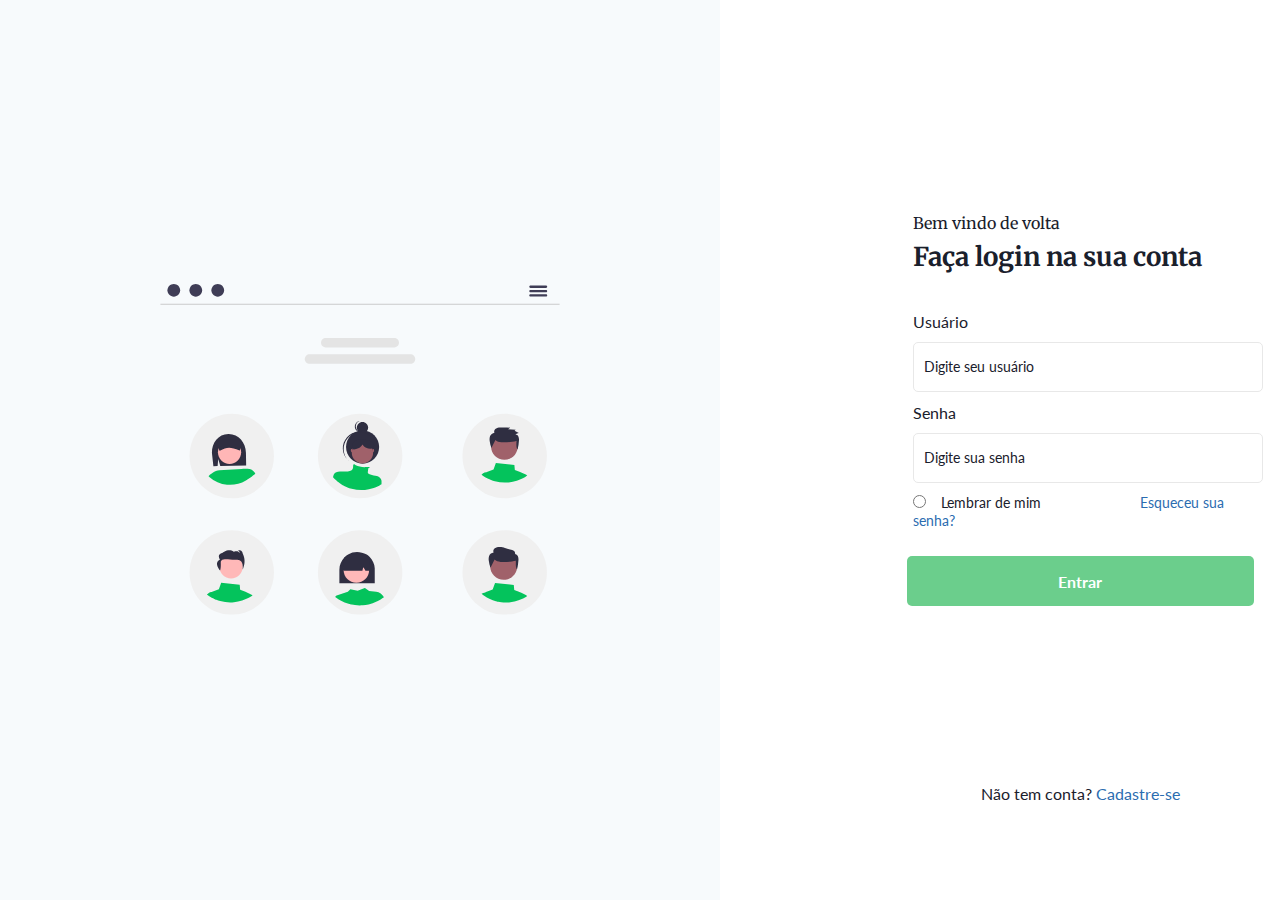
<file: index.html>
<!DOCTYPE html>
<html lang="pt-BR">
  <head>
    <meta charset="UTF-8" />
    <meta http-equiv="X-UA-Compatible" content="IE=edge" />
    <meta name="viewport" content="width=device-width, initial-scale=1.0" />
    <link rel="preconnect" href="https://fonts.googleapis.com" />
    <link rel="preconnect" href="https://fonts.gstatic.com" crossorigin />
    <link
      href="https://fonts.googleapis.com/css2?family=Lato:wght@300;400;700&family=Merriweather:wght@300;400;700;900&display=swap"
      rel="stylesheet"
    />
    <link rel="stylesheet" href="./css/style_login.css" />
    <title>login financial</title>
  </head>
  <body>
    <div class="main">
      <div class="content-image">
        <img
          src="./assets/imgs/undraw_About_us_page_re_2jfm 1.svg"
          alt="image-contacts"
        />
      </div>

      <div class="content-form">
        <p class="paragraph-login">Bem vindo de volta</p>
        <h1>Faça login na sua conta</h1>
        <div id="error-message"></div>
        <label id="user-label">Usuário</label>
        <input
          class="login"
          type="user"
          name="user"
          id="user"
          placeholder="Digite seu usuário"
        />
        <label id="pass-label">Senha</label>
        <input
          class="login"
          type="pass"
          name="pass"
          id="pass"
          placeholder="Digite sua senha"
        />
        <div class="remember-me">
          <input type="radio" name="remember-me" id="remember-me" />
          <span>Lembrar de mim</span>
          <a href="#">Esqueceu sua senha?</a>
        </div>
        <button class="button-login" type="submit" id="btn-login">Entrar</button>
        <p class="register">
          Não tem conta?
          <a href="./cadastrar_usuario.html">Cadastre-se</a>
        </p>
      </div>
    </div>
   <script src="./js/login.js"></script>
  </body>
</html>
</file>
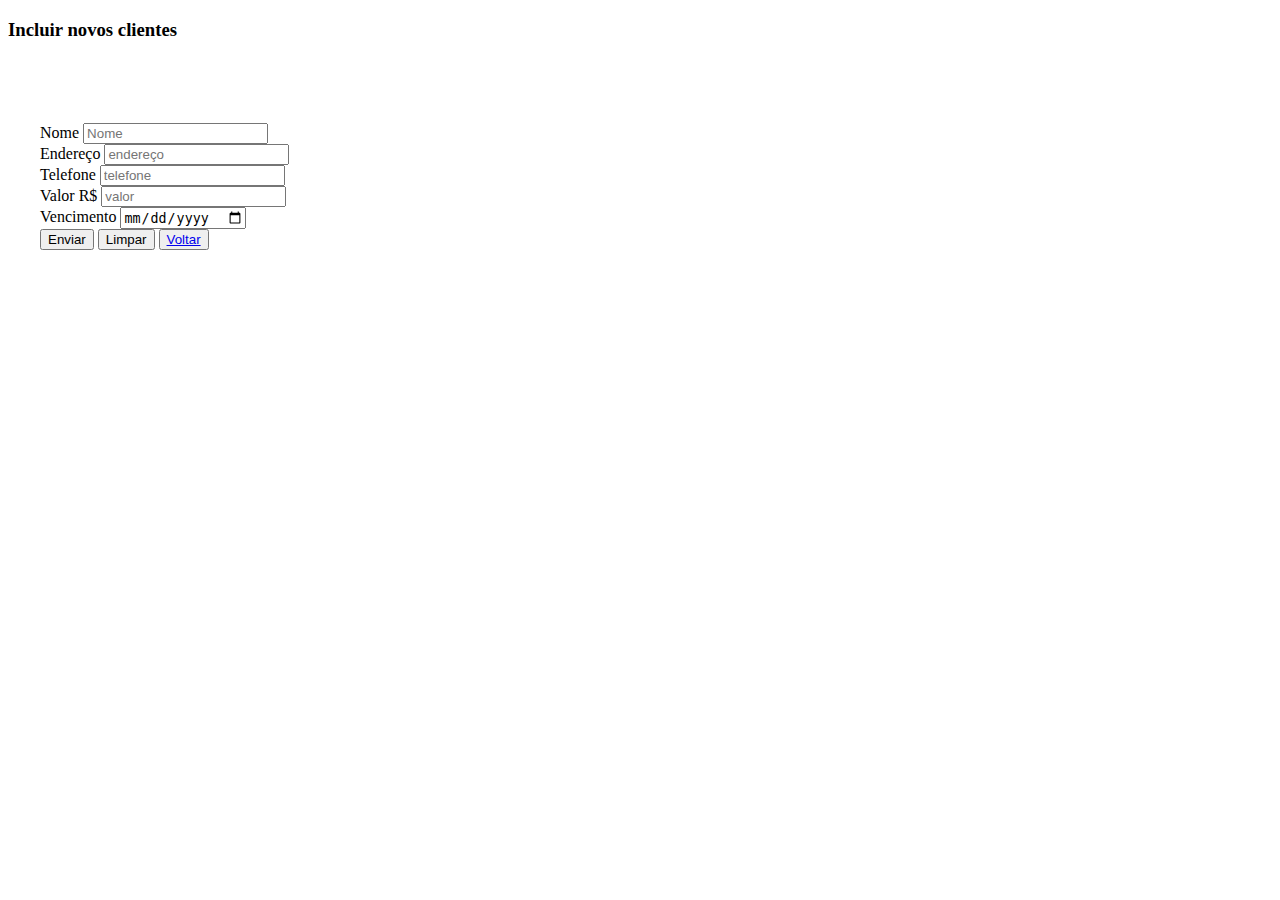
<file: incluir_clientes.html>
<!DOCTYPE html>
<html lang="pt-BR">
  <head>
    <meta charset="UTF-8" />
    <meta http-equiv="X-UA-Compatible" content="IE=edge" />
    <meta name="viewport" content="width=device-width, initial-scale=1.0" />
    <title>Inclusão de clientes</title>
    <link rel="preconnect" href="https://fonts.googleapis.com" />
    <link rel="preconnect" href="https://fonts.gstatic.com" crossorigin />
    <link
      href="https://fonts.googleapis.com/css2?family=Roboto:ital,wght@0,100;0,300;0,400;0,500;1,300;1,400;1,500&display=swap"
      rel="stylesheet"
    />

    <link
      href="https://cdn.jsdelivr.net/npm/bootstrap@5.1.3/dist/css/bootstrap.min.css"
      rel="stylesheet"
      integrity="sha384-1BmE4kWBq78iYhFldvKuhfTAU6auU8tT94WrHftjDbrCEXSU1oBoqyl2QvZ6jIW3"
      crossorigin="anonymous"
    />
    <script
      src="https://cdn.jsdelivr.net/npm/@popperjs/core@2.10.2/dist/umd/popper.min.js"
      integrity="sha384-7+zCNj/IqJ95wo16oMtfsKbZ9ccEh31eOz1HGyDuCQ6wgnyJNSYdrPa03rtR1zdB"
      crossorigin="anonymous"
    ></script>
    <script
      src="https://cdn.jsdelivr.net/npm/bootstrap@5.1.3/dist/js/bootstrap.min.js"
      integrity="sha384-QJHtvGhmr9XOIpI6YVutG+2QOK9T+ZnN4kzFN1RtK3zEFEIsxhlmWl5/YESvpZ13"
      crossorigin="anonymous"
    ></script>
    <script src="https://ajax.googleapis.com/ajax/libs/jquery/3.5.1/jquery.min.js"></script>
    <style type="text/css">
      .jumbotron {
        padding: 4rem 2rem;
        margin-bottom: 2rem;
        background-color: var(--bs-light);
        border-radius: .3rem;  
      }
  </style>
  </head>
  <body>
    <h3 class="text-center text-primary">Incluir novos clientes</h3>
    <div class="d-flex justify-content-end mt-3 mb-3 mx-3"> 
    </div>
    <div class="container">
      <div class="alert-cad text-center"></div>
      <form class="jumbotron">
        <div class="mb-3">
          <label class="form-label">Nome</label>
          <input
            type="text"
            class="form-control"
            id="name"
            name="name"
            placeholder="Nome"
          />
        </div>
        <div class="mb-3">
          <label class="form-label">Endereço</label>
          <input
            type="text"
            class="form-control"
            id="address"
            name="address"
            placeholder="endereço"
          />
        </div>
        <div class="mb-3">
          <label class="form-label">Telefone</label>
          <input
            type="text"
            class="form-control"
            id="tel"
            name="tel"
            placeholder="telefone"
          />
        </div>
        <div class="mb-3">
          <label class="form-label">Valor R$</label>
          <input
            type="text"
            class="form-control"
            id="value"
            name="value"
            placeholder="valor"
          />
        </div>
        <div class="mb-3">
          <label class="form-label">Vencimento</label>
          <input
            type="date"
            class="form-control"
            id="data"
            name="data"
            placeholder="data vencimento"
          />
        </div>
        <div class="d-grid gap-2">
        <button type="submit" class="btn btn-primary" id="btn">Enviar</button>
        <button type="reset" class="btn btn-warning">Limpar</button>
        <button class="btn btn-danger"><a href="./main.html" class="text-decoration-none text-white">Voltar</a></button> 
        </div>
       </form>
    </div>
    <script src="./js/incluirClientes.js"></script>
  </body>
</html>
</file>
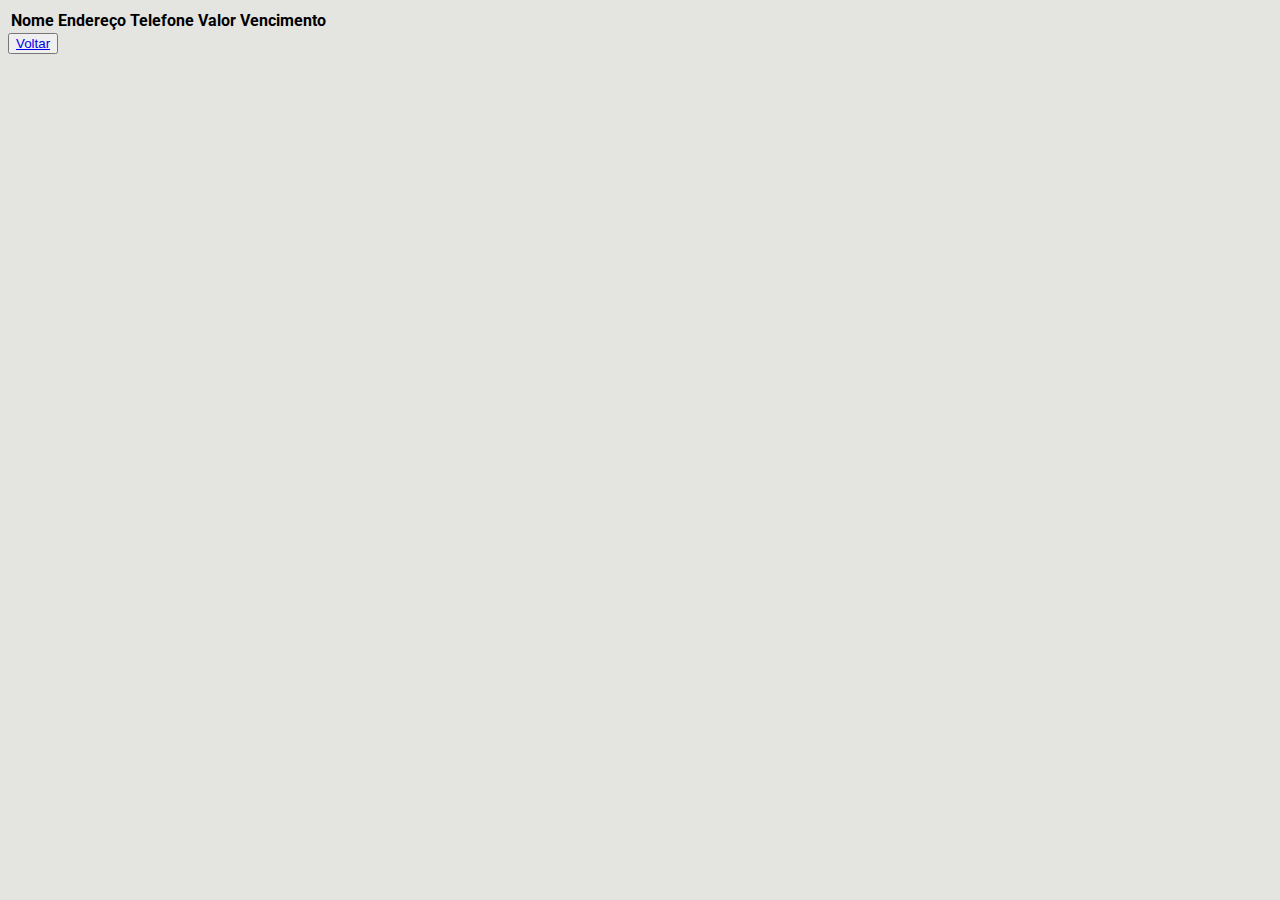
<file: listar_clientes.html>
<!DOCTYPE html>
<html lang="pt-BR">
  <head>
    <meta charset="UTF-8" />
    <meta http-equiv="X-UA-Compatible" content="IE=edge" />
    <meta name="viewport" content="width=device-width, initial-scale=1.0" />
    <title>Listar clientes</title>
    <link rel="preconnect" href="https://fonts.googleapis.com" />
    <link rel="preconnect" href="https://fonts.gstatic.com" crossorigin />
    <link
      href="https://fonts.googleapis.com/css2?family=Roboto:ital,wght@0,100;0,300;0,400;0,500;1,300;1,400;1,500&display=swap"
      rel="stylesheet"
    />

    <link
      href="https://cdn.jsdelivr.net/npm/bootstrap@5.1.3/dist/css/bootstrap.min.css"
      rel="stylesheet"
      integrity="sha384-1BmE4kWBq78iYhFldvKuhfTAU6auU8tT94WrHftjDbrCEXSU1oBoqyl2QvZ6jIW3"
      crossorigin="anonymous"
    />
    <script
      src="https://cdn.jsdelivr.net/npm/@popperjs/core@2.10.2/dist/umd/popper.min.js"
      integrity="sha384-7+zCNj/IqJ95wo16oMtfsKbZ9ccEh31eOz1HGyDuCQ6wgnyJNSYdrPa03rtR1zdB"
      crossorigin="anonymous"
    ></script>
    <script
      src="https://cdn.jsdelivr.net/npm/bootstrap@5.1.3/dist/js/bootstrap.min.js"
      integrity="sha384-QJHtvGhmr9XOIpI6YVutG+2QOK9T+ZnN4kzFN1RtK3zEFEIsxhlmWl5/YESvpZ13"
      crossorigin="anonymous"
    ></script>
    <style>
      body {
        background-color: #d6d6d3ab;
        font-family: 'Roboto', sans-serif;
      }
    </style>
  </head>
  <body>
    <div class="container">
      <div class="d-flex justify-content-end mt-3 mb-3 mx-3">
        <a href="./main.html">
        </a>
      </div>
      <div class="table-responsive">
        <table class="table table-striped">
          <thead>
            <tr>
              <th scope="col">Nome</th>
              <th scope="col" class="text-center">Endereço</th>
              <th>Telefone</th>
              <th scope="col">Valor</th>
              <th scope="col">Vencimento</th>
            </tr>
          </thead>
          <tbody id="listar-clientes"></tbody>
        </table>
      </div>
      <div class="d-grid gap-2 mt-3">
      <button class="btn btn-danger"><a href="./main.html" class="text-decoration-none text-white">Voltar</a></button> 
    </div>
    </div>
    <script src="./js/moment.min.js"></script>
    <script src="./js/listarClientes.js"></script>
  </body>
</html>
</file>
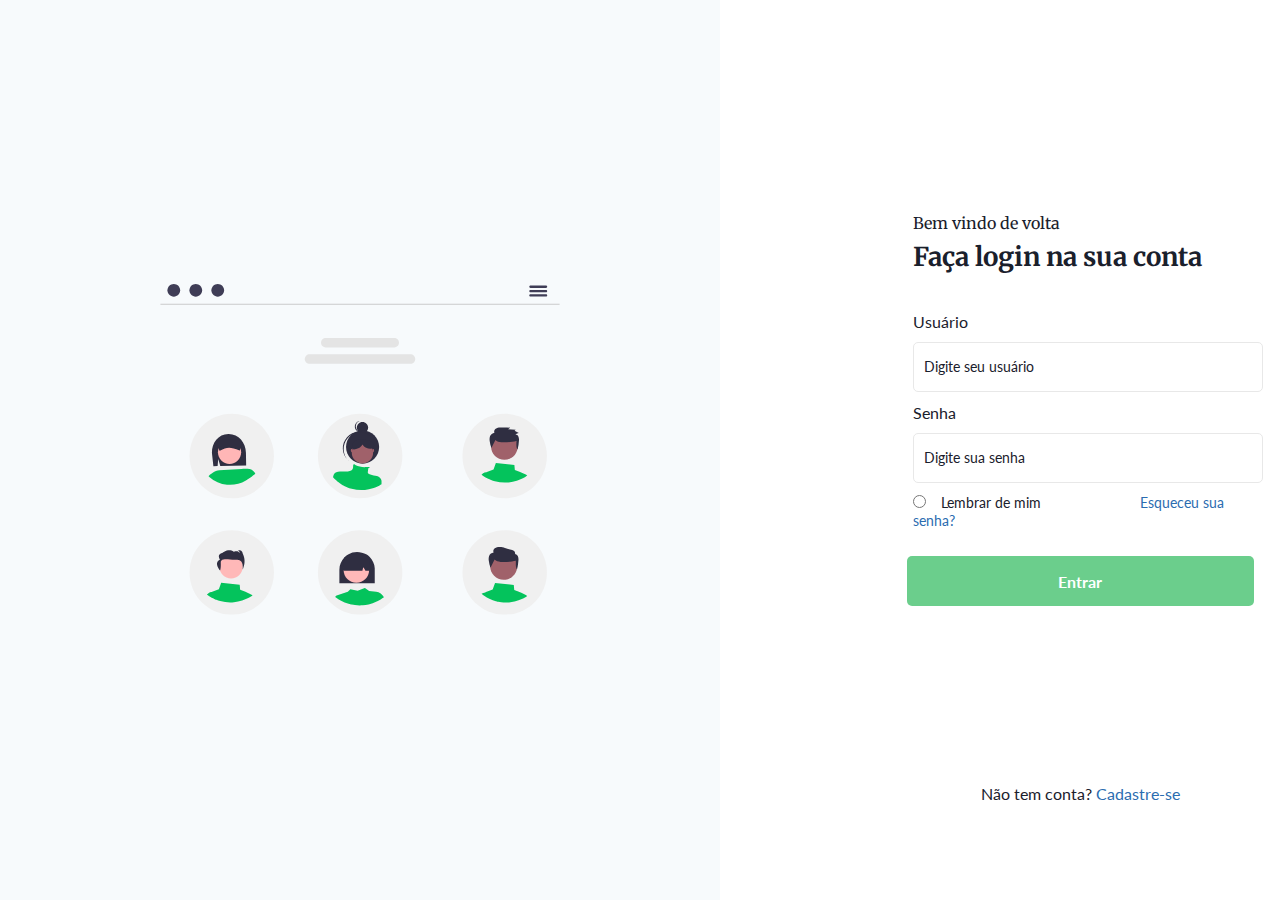
<file: main.html>
<!DOCTYPE html>
<html lang="pt-BR">
  <head>
    <meta charset="UTF-8" />
    <meta http-equiv="X-UA-Compatible" content="IE=edge" />
    <meta name="viewport" content="width=device-width, initial-scale=1.0" />
    <title>Financeiro</title>
    <link rel="stylesheet" href="./css/style.css" />
    <link rel="preconnect" href="https://fonts.googleapis.com" />
    <link rel="preconnect" href="https://fonts.gstatic.com" crossorigin />
    <link
      href="https://fonts.googleapis.com/css2?family=Roboto:ital,wght@0,100;0,300;0,400;0,500;1,300;1,400;1,500&display=swap"
      rel="stylesheet"
    />

    <link
      href="https://cdn.jsdelivr.net/npm/bootstrap@5.1.3/dist/css/bootstrap.min.css"
      rel="stylesheet"
      integrity="sha384-1BmE4kWBq78iYhFldvKuhfTAU6auU8tT94WrHftjDbrCEXSU1oBoqyl2QvZ6jIW3"
      crossorigin="anonymous"
    />
    <script
      src="https://cdn.jsdelivr.net/npm/@popperjs/core@2.10.2/dist/umd/popper.min.js"
      integrity="sha384-7+zCNj/IqJ95wo16oMtfsKbZ9ccEh31eOz1HGyDuCQ6wgnyJNSYdrPa03rtR1zdB"
      crossorigin="anonymous"
    ></script>
    <script
      src="https://cdn.jsdelivr.net/npm/bootstrap@5.1.3/dist/js/bootstrap.min.js"
      integrity="sha384-QJHtvGhmr9XOIpI6YVutG+2QOK9T+ZnN4kzFN1RtK3zEFEIsxhlmWl5/YESvpZ13"
      crossorigin="anonymous"
    ></script>
  </head>
  <body>
    <div class="container">
      <div class="row text-end">
        <div class="col-6"> 
          <h1 class="text-start mb-5 mt-3 text-white">Controle Financeiro</h1>
        </div>
        <div class="col-6">   
          <button class="btn btn-danger text-end mb-3 mt-4" id="btn-clear-token">Sair</button>
        </div>
      </div>
    </div>
      <div class="d-flex">
        <div class="card cardHover ms-3 mx-3" style="width: 18rem;">
          <img src="./assets/imgs/client_inc.jpg" class="card-img-top img-thumbnail" alt="imagem dos clientes">
          <div class="card-body">
            <p class="card-text text-center mb-3 mt-3 list">Incluir clientes</p>
            <div class="text-center">
              <a href="./incluir_clientes.html" class="btn btn-primary">Incluir</a>
            </div>
          </div>
        </div>
        <div class="card cardHover ms-3 mx-3" style="width: 18rem;">
          <img src="./assets/imgs/client.jpg" class="card-img-top img-thumbnail" alt="imagem dos clientes">
          <div class="card-body">
            <p class="card-text text-center mb-3 mt-3 list">Listar clientes</p>
            <div class="text-center">
              <a href="./listar_clientes.html" class="btn btn-primary">Listar</a>
            </div>
          </div>
        </div>
      </div>
    </a>
    <script src="./js/redirectToIndex.js"></script>
  </body>
</html>
</file>
<file: css/style_login.css>
* {
  margin: 0;
  padding: 0;
  box-sizing: border-box;
}

:root {
  --color-green: #04c35c;
  --color-green-light: #6bce8c;
  --color-blue: #2b6cb0;
  --color-black: #1a202c;
  --color-black-light: #344157;
  --color-gray: #f7fafc;
  --color-ice: #e8e8e8;
  --color-white: #ffffff;
}

body {
  font-family: 'Roboto', sans-serif;
  overflow-x: hidden;
}

.main {
  display: block;
  margin: 0 auto;
}

.content-image {
  background-color: var(--color-gray);
  display: inline-block;
  width: 720px;
  height: 100vh;
}

.content-image img {
  position: absolute;
  width: 400px;
  height: 330.67px;
  left: 160px;
  top: 284px;
}

.content-form {
  display: inline-block;
  width: 720px;
  height: 902px;
  position: absolute;
  top: 0;
}

.paragraph-login {
  margin: 213px 377px 7px 193px;
  font-family: Merriweather;
  font-style: normal;
  font-weight: normal;
  font-size: 16px;
  line-height: 20px;
  color: var(--color-black);
}

h1 {
  margin: 7px 225px 39px 193px;
  font-family: Merriweather;
  font-style: normal;
  font-weight: bold;
  font-size: 26px;
  line-height: 33px;
  color: var(--color-black);
}

label {
  display: block;
  margin-left: 193px;
  margin-bottom: 11px;
  margin-right: 482px;
  font-family: Lato;
  font-style: normal;
  font-weight: normal;
  font-size: 16px;
  line-height: 19px;
  color: var(--color-black);
}

.login {
  width: 350px;
  border: 1px solid var(--color-ice);
  box-sizing: border-box;
  border-radius: 5px;
  display: block;
  height: 50px;
  margin: 11px 0;
  margin-left: 193px;
  padding-left: 10px;
}

input::placeholder {
  font-family: Lato;
  font-style: normal;
  font-weight: normal;
  font-size: 14px;
  line-height: 17px;
  color: var(--color-black);
}

.remember-me {
  display: block;
  margin-left: 193px;
}

.remember-me span {
  margin: 28px 0 26px 11px;
  font-family: Lato;
  font-style: normal;
  font-weight: normal;
  font-size: 14px;
  line-height: 17px;
  color: var(--color-black);
}

.remember-me a {
  margin: 28px 173px 26px 94px;
  font-family: Lato;
  font-style: normal;
  font-weight: normal;
  font-size: 14px;
  line-height: 17px;
  text-decoration: none;
  color: var(--color-blue);
}

button {
  cursor: pointer;
}

.button-login {
  display: block;
  margin: 0 auto;
  background: var(--color-green-light);
  border-radius: 5px;
  width: 347px;
  height: 50px;
  margin-top: 26px;
  border: none;
  font-family: Lato;
  font-style: normal;
  font-weight: bold;
  font-size: 16px;
  line-height: 19px;
  color: var(--color-white);
}

.button-login:hover {
  background-color: var(--color-green);
  color: var(--color-white);
}

.register-button {
  display: block;
  width: 347px;
  height: 50px;
  margin: 0 auto;
  margin-top: 15px;
  background-color: var(--color-black-light);
  border-radius: 5px;
  color: var(--color-white);
  font-family: Lato;
  font-style: normal;
  font-weight: bold;
  font-size: 16px;
  line-height: 19px;
  border: none;
}

.register-button:hover {
  background-color: var(--color-black);
  color: var(--color-white);
}

.register-button img {
  margin: 15px 268px 15px 59px;
}

.register-button span {
  position: relative;
  top: -38px;
  margin-left: 11px;
  margin-right: -21px;
}

.register {
  text-align: center;
  font-family: Lato;
  font-style: normal;
  font-weight: normal;
  font-size: 16px;
  line-height: 19px;
  color: var(--color-black);
  margin-top: 178px;
  margin-bottom: 50px;
}

.register a {
  text-decoration: none;
  font-family: Lato;
  font-weight: 400;
  color: var(--color-blue);
}

.error-container {
  text-align: center;
}

#error-message {
  max-width: 350px;
  margin: 10px auto;
  text-align: center;
  color: #ff0000;
  background-color: #ffbbbb;
  padding: 10px;
  border-radius: 4px;
  display: none;
}

@media (max-width: 768px) {
  .content-image {
    display: none;
  }

  .content-form {
    width: 100%;
    height: 100vh;
    margin: 0 20px 0 -20px;
  }

  .paragraph-login {
    margin-top: 71px;
    margin-bottom: 7px;
    margin-right: 132px;
    margin-left: 32px;
  }

  h1 {
    margin: 0 0 39px 32px;
  }

  label {
    margin-left: 32px;
    margin-right: 238px;
  }

  .login {
    margin: 11px 32px 11px 32px;
    border: 1px solid #e8e8e8;
    box-sizing: border-box;
    border-radius: 5px;
  }

  input::placeholder {
    font-size: 14px;
  }

  .remember-me {
    width: 100%;
    margin-left: 32px;
    margin-top: 28px;
  }

  .remember-me a {
    margin-left: 81px;
    margin-right: 38px;
  }

  .button-login {
    margin: 26px 33px 15px 32px;
  }

  .register-button {
    margin: 0 33px 138px 32px;
  }

  .register {
    text-align: center;
    margin-top: 138px;
    margin-bottom: 52px;
  }
}
</file>
<file: css/style.css>
* {
  margin: 0;
  padding: 0;
  box-sizing: border-box;
}

body {
  font-family: 'Roboto', sans-serif;
  background-image: linear-gradient(rgba(0, 0, 0, 0.2), rgba(0, 0, 0, 0.9)),
    url(../assets/imgs/background.jpg);
  background-position: center center;
  background-size: cover;
  background-repeat: no-repeat;
  background-attachment: fixed;
}

.cardHover {
  transition: all 0.5s;
  cursor: pointer;
}

.cardHover:hover {
  -webkit-transform: scale(1.1);
  transform: scale(1.1);
}
</file>
